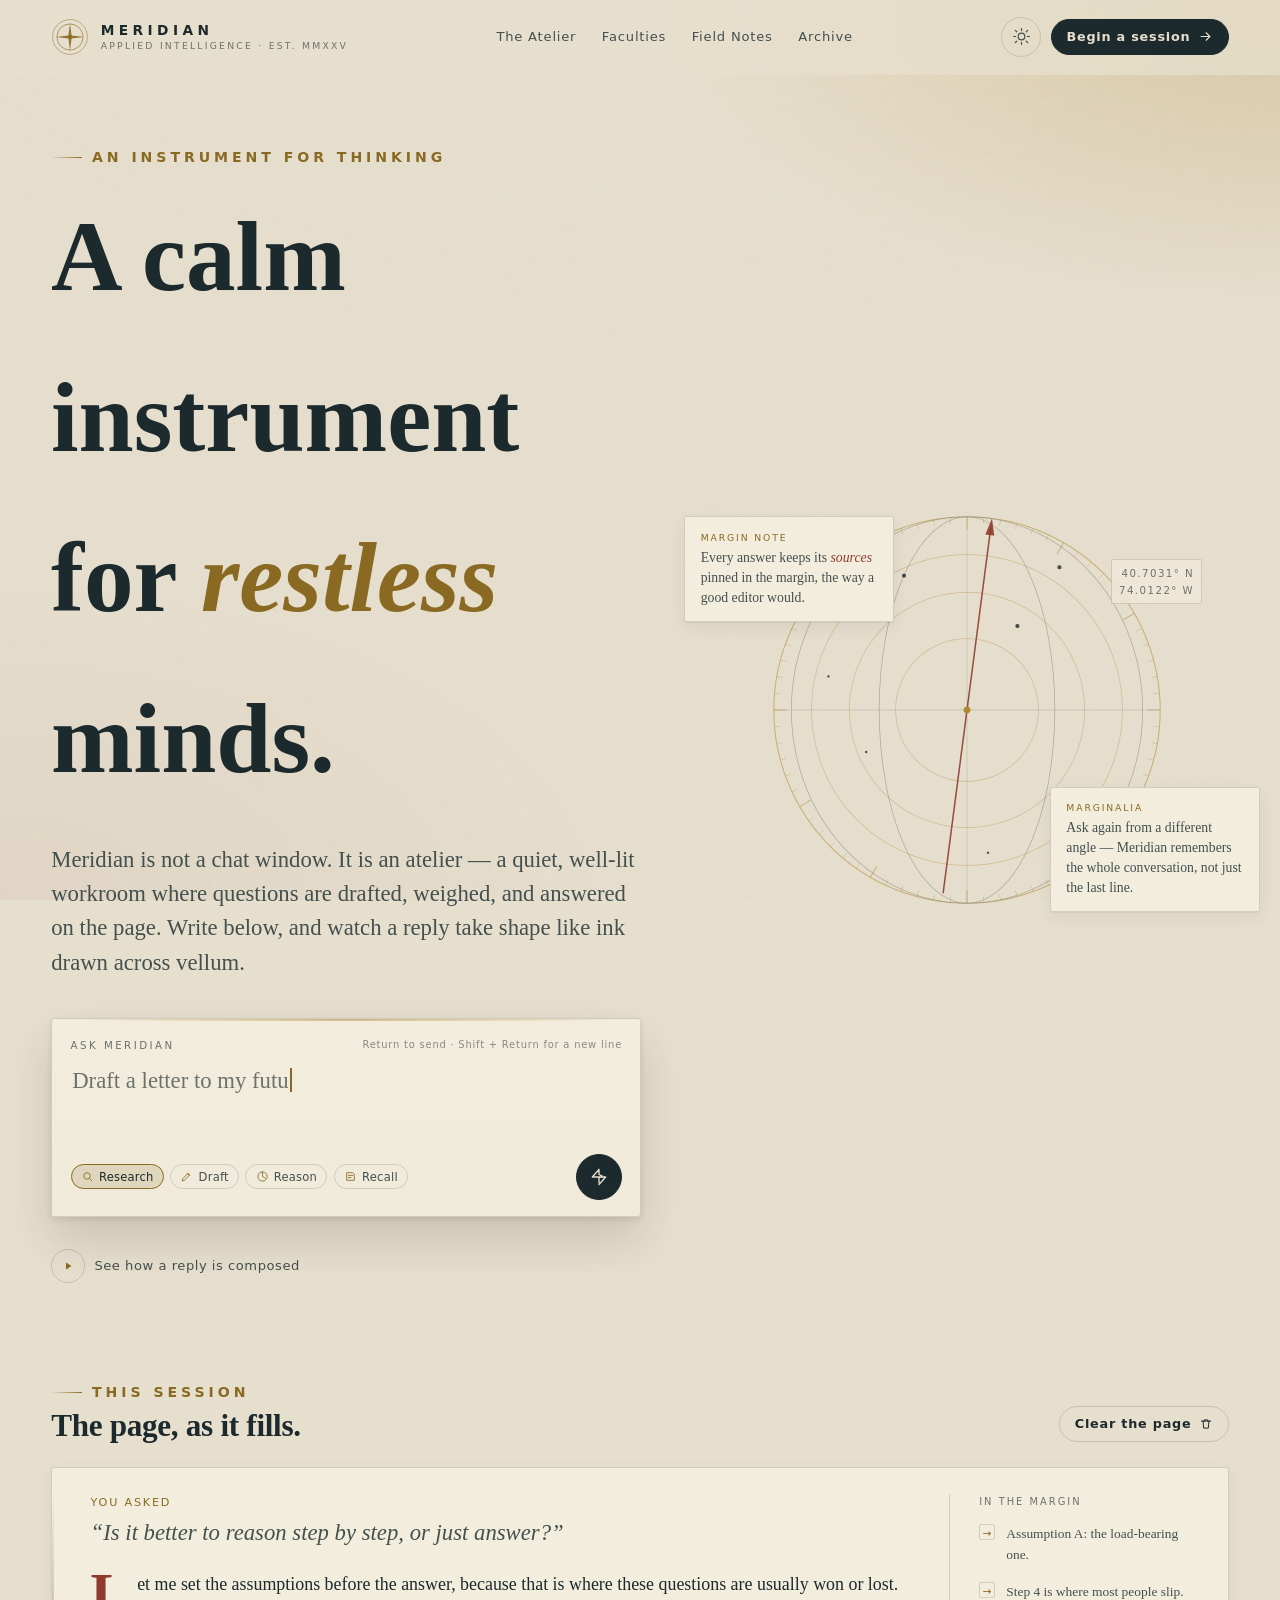
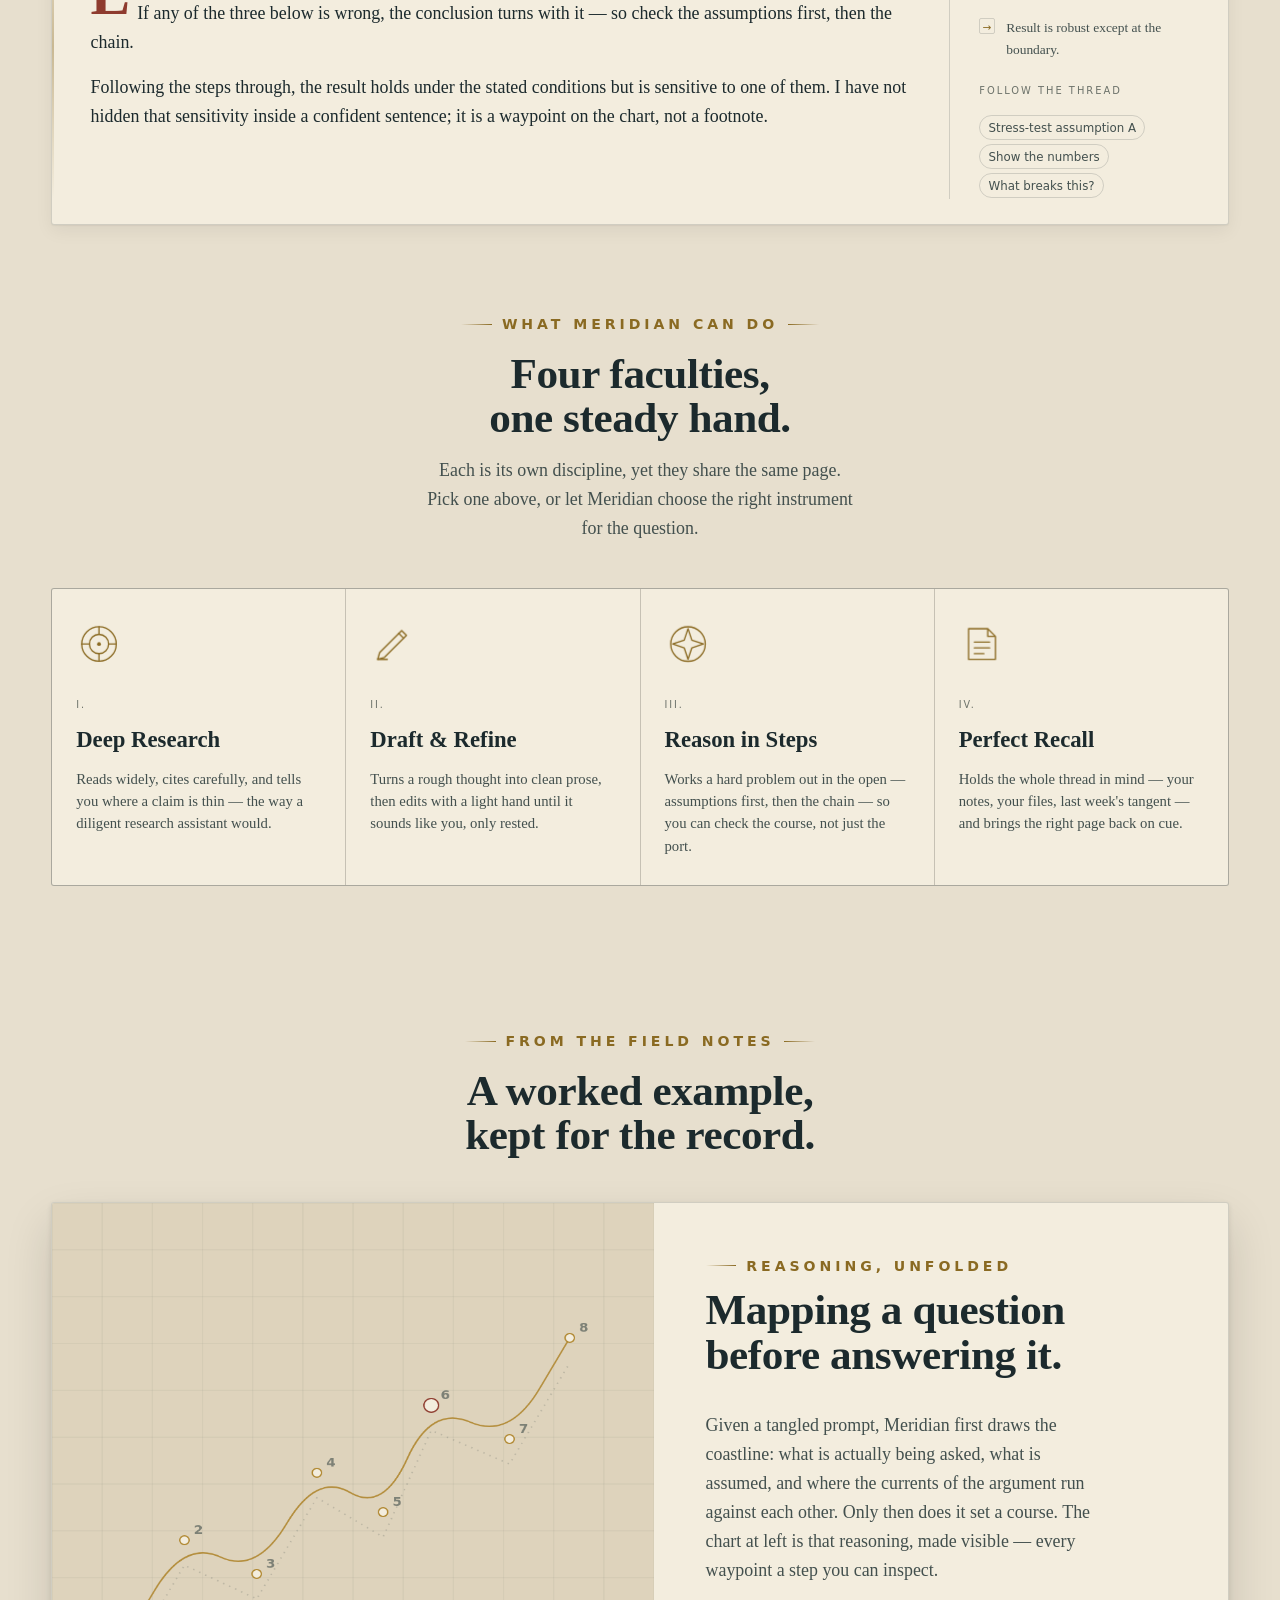
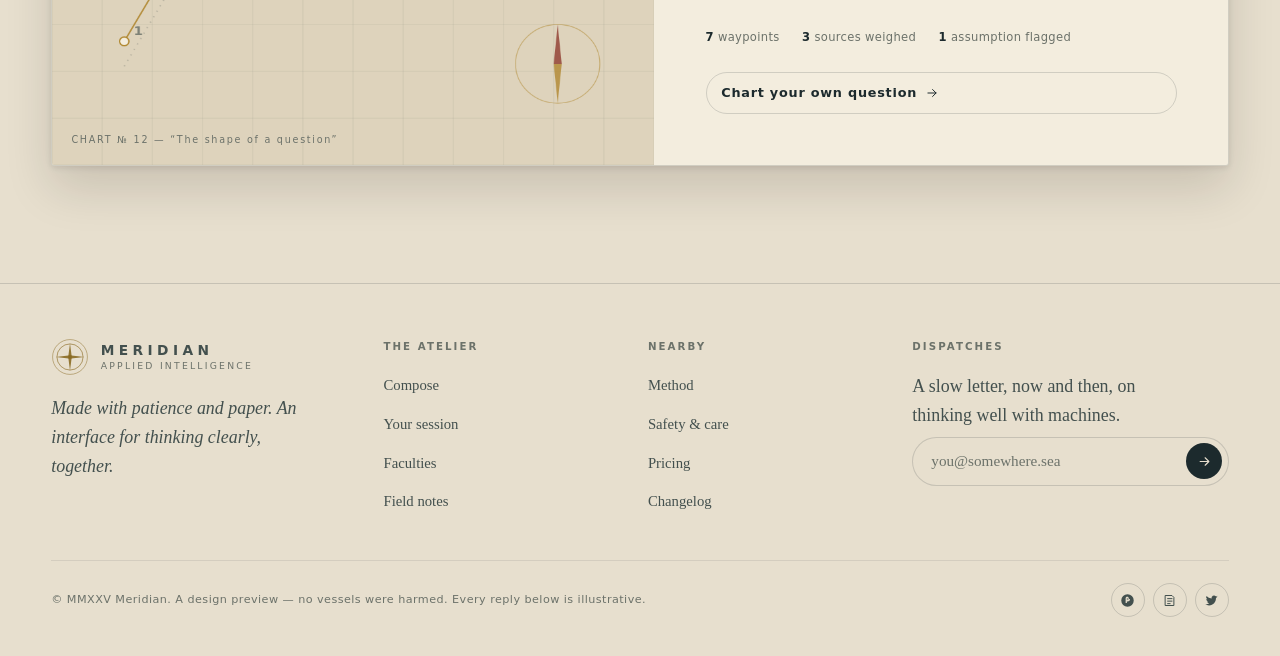
<file: index.html>
<!doctype html>
<html lang="en">
<head>
<meta charset="utf-8" />
<meta name="viewport" content="width=device-width, initial-scale=1" />
<title>Meridian — An Atelier of Applied Intelligence</title>
<meta name="description" content="Meridian is a calm, editorial instrument for thinking with AI — research, drafting, reasoning and recall, rendered like a page from an illuminated manuscript." />
<style>
/* ============================================================
   MERIDIAN — design tokens
   A vellum-and-brass reinterpretation of maritime editorial craft.
   ============================================================ */
:root{
  /* Day watch (light) */
  --paper:      #e7dfce;   /* page ground — cool vellum */
  --paper-2:    #f3edde;   /* leaf / card */
  --paper-3:    #ded3bc;   /* inset / deeper vellum */
  --ink:        #1c2a2d;   /* primary text — deep sea ink */
  --ink-soft:   #43504e;   /* secondary text */
  --ink-faint:  #6c726a;   /* captions / meta */
  --brass:      #8a6a22;   /* accent, legible on paper */
  --brass-lit:  #b0872f;   /* brighter brass for lines/glints */
  --madder:     #8e3b2e;   /* rubrication red — sparing */
  --line:       rgba(28,42,45,.16);
  --line-soft:  rgba(28,42,45,.09);
  --edge:       rgba(20,14,4,.10);
  --shadow-1:   0 1px 2px rgba(20,14,4,.06), 0 6px 18px rgba(20,14,4,.06);
  --shadow-2:   0 2px 6px rgba(20,14,4,.10), 0 22px 48px rgba(20,14,4,.14);
  --glow:       rgba(176,135,47,.28);
  --noise-op:   .05;
  --scheme:     light;

  --serif: "Iowan Old Style","Palatino Linotype","Palatino","URW Palladio L","Book Antiqua",Georgia,"Times New Roman",serif;
  --sans:  ui-sans-serif,"Avenir Next","Segoe UI",system-ui,-apple-system,Helvetica,Arial,sans-serif;

  --measure: 66ch;
  --step--1: clamp(.82rem,.8rem + .1vw,.9rem);
  --step-0:  clamp(1.02rem,.98rem + .18vw,1.12rem);
  --step-1:  clamp(1.2rem,1.1rem + .4vw,1.42rem);
  --step-2:  clamp(1.5rem,1.32rem + .8vw,1.95rem);
  --step-3:  clamp(1.9rem,1.6rem + 1.4vw,2.7rem);
  --step-4:  clamp(2.6rem,2rem + 3vw,4.4rem);
  --step-5:  clamp(3.3rem,2.3rem + 5vw,6.2rem);

  --rr: 3px; /* corners stay crisp & editorial, not pillowy */
}
@media (prefers-color-scheme: dark){
  :root{
    --paper:     #0f191b;
    --paper-2:   #16242600;
    --paper-2:   #172527;
    --paper-3:   #0b1315;
    --ink:       #e9e0cc;
    --ink-soft:  #bcc2b6;
    --ink-faint: #8b9188;
    --brass:     #cba24b;
    --brass-lit: #e2c072;
    --madder:    #cf6a54;
    --line:      rgba(233,224,204,.15);
    --line-soft: rgba(233,224,204,.08);
    --edge:      rgba(0,0,0,.5);
    --shadow-1:  0 1px 2px rgba(0,0,0,.4), 0 8px 22px rgba(0,0,0,.4);
    --shadow-2:  0 2px 8px rgba(0,0,0,.5), 0 26px 60px rgba(0,0,0,.55);
    --glow:      rgba(226,192,114,.22);
    --noise-op:  .045;
    --scheme:    dark;
  }
}
:root[data-theme="dark"]{
  --paper:#0f191b; --paper-2:#172527; --paper-3:#0b1315;
  --ink:#e9e0cc; --ink-soft:#bcc2b6; --ink-faint:#8b9188;
  --brass:#cba24b; --brass-lit:#e2c072; --madder:#cf6a54;
  --line:rgba(233,224,204,.15); --line-soft:rgba(233,224,204,.08);
  --edge:rgba(0,0,0,.5);
  --shadow-1:0 1px 2px rgba(0,0,0,.4),0 8px 22px rgba(0,0,0,.4);
  --shadow-2:0 2px 8px rgba(0,0,0,.5),0 26px 60px rgba(0,0,0,.55);
  --glow:rgba(226,192,114,.22); --noise-op:.045; --scheme:dark;
}
:root[data-theme="light"]{
  --paper:#e7dfce; --paper-2:#f3edde; --paper-3:#ded3bc;
  --ink:#1c2a2d; --ink-soft:#43504e; --ink-faint:#6c726a;
  --brass:#8a6a22; --brass-lit:#b0872f; --madder:#8e3b2e;
  --line:rgba(28,42,45,.16); --line-soft:rgba(28,42,45,.09);
  --edge:rgba(20,14,4,.10);
  --shadow-1:0 1px 2px rgba(20,14,4,.06),0 6px 18px rgba(20,14,4,.06);
  --shadow-2:0 2px 6px rgba(20,14,4,.10),0 22px 48px rgba(20,14,4,.14);
  --glow:rgba(176,135,47,.28); --noise-op:.05; --scheme:light;
}

*,*::before,*::after{ box-sizing:border-box; }
html{ -webkit-text-size-adjust:100%; scroll-behavior:smooth; }
@media (prefers-reduced-motion: reduce){ html{ scroll-behavior:auto; } }
body{
  margin:0;
  font-family:var(--serif);
  font-size:var(--step-0);
  line-height:1.62;
  color:var(--ink);
  background:var(--paper);
  -webkit-font-smoothing:antialiased;
  text-rendering:optimizeLegibility;
  overflow-x:hidden;
  transition:background-color .6s ease, color .6s ease;
}
/* Paper grain + soft top light, painted behind everything */
body::before{
  content:""; position:fixed; inset:0; z-index:-2; pointer-events:none;
  background:
    radial-gradient(120% 80% at 50% -10%, rgba(255,247,225,.10), transparent 60%),
    radial-gradient(90% 60% at 100% 0%, var(--glow), transparent 55%),
    radial-gradient(80% 60% at 0% 100%, rgba(142,59,46,.05), transparent 60%);
  transition:opacity .6s ease;
}
body::after{
  content:""; position:fixed; inset:0; z-index:-1; pointer-events:none;
  opacity:var(--noise-op);
  background-image:url("data:image/svg+xml,%3Csvg xmlns='http://www.w3.org/2000/svg' width='220' height='220'%3E%3Cfilter id='n'%3E%3CfeTurbulence type='fractalNoise' baseFrequency='.9' numOctaves='2' stitchTiles='stitch'/%3E%3C/filter%3E%3Crect width='100%25' height='100%25' filter='url(%23n)'/%3E%3C/svg%3E");
}

img,svg,canvas{ max-width:100%; display:block; }
::selection{ background:rgba(142,59,46,.22); }

.shell{ width:min(1200px,92vw); margin-inline:auto; }

a{ color:inherit; text-decoration:none; }
:focus-visible{ outline:2px solid var(--brass-lit); outline-offset:3px; border-radius:2px; }

/* ---------- shared type helpers ---------- */
.eyebrow{
  font-family:var(--sans); font-size:var(--step--1); font-weight:600;
  letter-spacing:.28em; text-transform:uppercase; color:var(--brass);
  display:inline-flex; align-items:center; gap:.7em;
}
.eyebrow::before{ content:""; width:2.2em; height:1px; background:linear-gradient(90deg,transparent,var(--brass)); }
.eyebrow.center::after{ content:""; width:2.2em; height:1px; background:linear-gradient(90deg,var(--brass),transparent); }
.display{ font-family:var(--serif); font-weight:600; line-height:1.02; letter-spacing:-.01em; text-wrap:balance; margin:0; }
.lede{ color:var(--ink-soft); font-size:var(--step-1); line-height:1.5; max-width:52ch; }
em.q{ font-style:italic; color:var(--madder); }

.rule{ height:1px; border:0; background:linear-gradient(90deg,transparent,var(--line),transparent); margin:0; }

/* =========================================================
   MASTHEAD
   ========================================================= */
.masthead{
  position:sticky; top:0; z-index:60;
  backdrop-filter:saturate(1.1) blur(9px);
  background:color-mix(in srgb, var(--paper) 78%, transparent);
  border-bottom:1px solid transparent;
  transition:background-color .4s ease, border-color .4s ease, padding .4s ease;
}
.masthead.condensed{
  border-bottom-color:var(--line);
  background:color-mix(in srgb, var(--paper) 90%, transparent);
}
.masthead__in{ display:flex; align-items:center; justify-content:space-between; gap:1.5rem; padding:1.05rem 0; transition:padding .4s ease; }
.masthead.condensed .masthead__in{ padding:.62rem 0; }

.brand{ display:flex; align-items:center; gap:.72rem; }
.brand__mark{ width:38px; height:38px; flex:none; color:var(--brass); filter:drop-shadow(0 1px 0 rgba(255,255,255,.15)); }
.brand__mark .spin{ transform-origin:50% 50%; animation:rotate 60s linear infinite; }
.brand__txt{ display:flex; flex-direction:column; line-height:1; }
.brand__name{ font-family:var(--sans); font-weight:700; letter-spacing:.32em; text-transform:uppercase; font-size:.86rem; }
.brand__sub{ font-family:var(--sans); font-size:.58rem; letter-spacing:.24em; text-transform:uppercase; color:var(--ink-faint); margin-top:.34em; }

.nav{ display:flex; align-items:center; gap:1.6rem; }
.nav a{ font-family:var(--sans); font-size:.82rem; letter-spacing:.06em; color:var(--ink-soft); position:relative; padding:.2em 0; }
.nav a::after{ content:""; position:absolute; left:0; right:100%; bottom:-2px; height:1.5px; background:var(--brass); transition:right .35s cubic-bezier(.2,.8,.2,1); }
.nav a:hover{ color:var(--ink); }
.nav a:hover::after{ right:0; }
@media (max-width:860px){ .nav{ display:none; } }
@media (max-width:480px){ .brand__sub{ display:none; } }

.actions{ display:flex; align-items:center; gap:.6rem; }
.toggle{
  width:40px; height:40px; border-radius:50%; border:1px solid var(--line);
  background:transparent; color:var(--ink-soft); cursor:pointer;
  display:grid; place-items:center; transition:color .3s, border-color .3s, transform .5s cubic-bezier(.2,.8,.2,1), background-color .3s;
}
.toggle:hover{ color:var(--brass); border-color:var(--brass); transform:rotate(28deg); }
.toggle svg{ width:19px; height:19px; }
.toggle .moon{ display:none; } .toggle .sun{ display:block; }
:root[data-theme="dark"] .toggle .moon{ display:block; } :root[data-theme="dark"] .toggle .sun{ display:none; }
@media (prefers-color-scheme: dark){ :root:not([data-theme="light"]) .toggle .moon{ display:block; } :root:not([data-theme="light"]) .toggle .sun{ display:none; } }

.btn{
  font-family:var(--sans); font-size:.8rem; letter-spacing:.06em; font-weight:600;
  display:inline-flex; align-items:center; gap:.6em; cursor:pointer;
  padding:.72em 1.15em; border-radius:100px; border:1px solid var(--ink);
  background:var(--ink); color:var(--paper); transition:transform .3s cubic-bezier(.2,.8,.2,1), box-shadow .3s, background-color .3s, color .3s;
}
.btn:hover{ transform:translateY(-2px); box-shadow:var(--shadow-1); }
.btn .arw{ transition:transform .35s cubic-bezier(.2,.8,.2,1); }
.btn:hover .arw{ transform:translateX(4px); }
.btn--ghost{ background:transparent; color:var(--ink); border-color:var(--line); }
.btn--ghost:hover{ border-color:var(--brass); color:var(--brass); }
@media (max-width:520px){ .btn--begin span{ display:none; } .btn--begin{ padding:.72em; } }

/* =========================================================
   HERO
   ========================================================= */
.hero{ position:relative; padding:clamp(3rem,7vh,6rem) 0 clamp(2rem,5vh,4rem); }
.hero__grid{ display:grid; grid-template-columns:minmax(0,1.06fr) minmax(0,.94fr); gap:clamp(2rem,5vw,4.5rem); align-items:center; }
@media (max-width:940px){ .hero__grid{ grid-template-columns:1fr; } }

.hero h1{ font-size:var(--step-5); margin:.5rem 0 0; }
.hero h1 .li{ display:block; overflow:hidden; }
.hero h1 .li > span{ display:block; will-change:transform; }
.hero h1 .accent{ font-style:italic; color:var(--brass); }
.hero__lede{ margin-top:1.5rem; }
.hero__cta{ margin-top:2rem; display:flex; align-items:center; gap:1.2rem; flex-wrap:wrap; }
.playlink{ display:inline-flex; align-items:center; gap:.7em; font-family:var(--sans); font-size:.82rem; letter-spacing:.04em; color:var(--ink-soft); cursor:pointer; }
.playlink .ring{ width:34px; height:34px; border-radius:50%; border:1px solid var(--line); display:grid; place-items:center; color:var(--brass); transition:border-color .3s, transform .3s; }
.playlink:hover .ring{ border-color:var(--brass); transform:scale(1.06); }

/* ---- composer (the living centerpiece) ---- */
.composer{
  position:relative; margin-top:2.4rem;
  background:linear-gradient(180deg, var(--paper-2), color-mix(in srgb,var(--paper-2) 88%, var(--paper-3)));
  border:1px solid var(--line); border-radius:var(--rr);
  box-shadow:var(--shadow-2);
  padding:1.1rem 1.15rem 1rem;
  transition:transform .5s cubic-bezier(.2,.8,.2,1), box-shadow .5s, border-color .4s;
}
.composer::before{ /* torn brass hairline at top */
  content:""; position:absolute; left:1.1rem; right:1.1rem; top:0; height:2px;
  background:linear-gradient(90deg,transparent,var(--brass-lit),transparent); opacity:.5;
}
.composer.focus{ transform:translateY(-3px); box-shadow:0 8px 22px rgba(20,14,4,.14), 0 40px 80px rgba(20,14,4,.18); border-color:color-mix(in srgb,var(--brass) 45%, var(--line)); }
.composer__label{ display:flex; align-items:center; justify-content:space-between; margin-bottom:.5rem; }
.composer__label .l{ font-family:var(--sans); font-size:.64rem; letter-spacing:.24em; text-transform:uppercase; color:var(--ink-faint); }
.composer__label .k{ font-family:var(--sans); font-size:.62rem; letter-spacing:.08em; color:var(--ink-faint); opacity:.8; }
.composer__field{ position:relative; }
.composer__field textarea{
  width:100%; border:0; resize:none; background:transparent; color:var(--ink);
  font-family:var(--serif); font-size:var(--step-1); line-height:1.5; padding:.2rem .1rem .4rem;
  min-height:3.4em; outline:none;
}
.composer__ph{ position:absolute; left:.1rem; top:.2rem; right:0; font-size:var(--step-1); line-height:1.5; color:var(--ink-faint); pointer-events:none; }
.composer__ph .caret{ display:inline-block; width:2px; height:1.05em; background:var(--brass); vertical-align:-.16em; margin-left:1px; animation:blink 1.1s steps(1) infinite; }
.composer__foot{ display:flex; align-items:center; justify-content:space-between; gap:1rem; margin-top:.35rem; flex-wrap:wrap; }
.faculties-row{ display:flex; gap:.4rem; flex-wrap:wrap; }
.chip{
  font-family:var(--sans); font-size:.72rem; letter-spacing:.02em; color:var(--ink-soft);
  border:1px solid var(--line); background:transparent; border-radius:100px; padding:.4em .8em;
  cursor:pointer; display:inline-flex; align-items:center; gap:.45em; transition:all .25s ease;
}
.chip svg{ width:13px; height:13px; color:var(--brass); }
.chip:hover{ border-color:var(--brass); color:var(--ink); }
.chip[aria-pressed="true"]{ background:color-mix(in srgb,var(--brass) 16%, transparent); border-color:var(--brass); color:var(--ink); }
.send{
  width:46px; height:46px; border-radius:50%; flex:none; cursor:pointer;
  border:1px solid var(--ink); background:var(--ink); color:var(--paper);
  display:grid; place-items:center; transition:transform .35s cubic-bezier(.2,.8,.2,1), box-shadow .35s;
}
.send:hover{ transform:translateY(-2px) rotate(8deg); box-shadow:var(--shadow-1); }
.send:active{ transform:scale(.94); }
.send svg{ width:20px; height:20px; }
.send.thinking svg{ animation:rotate 1.4s linear infinite; }

/* ---- hero marginalia (right) ---- */
.marginalia{ position:relative; min-height:440px; display:grid; place-items:center; }
.astro-wrap{ position:relative; width:min(420px,84%); aspect-ratio:1; }
.astro-wrap canvas{ width:100%; height:100%; }
.astro-coord{
  position:absolute; right:-6%; top:14%; font-family:var(--sans); font-size:.64rem; letter-spacing:.14em;
  color:var(--ink-faint); text-align:right; border:1px solid var(--line); padding:.5em .7em; border-radius:2px;
  background:color-mix(in srgb,var(--paper-2) 60%, transparent); backdrop-filter:blur(3px);
}
.note{
  position:absolute; width:210px; background:var(--paper-2); border:1px solid var(--line);
  box-shadow:var(--shadow-1); padding:.85rem .95rem; border-radius:2px;
  font-size:.86rem; line-height:1.45; color:var(--ink-soft);
}
.note .note__tag{ font-family:var(--sans); font-size:.58rem; letter-spacing:.2em; text-transform:uppercase; color:var(--brass); display:block; margin-bottom:.35em; }
.note--a{ left:-4%; top:6%; transform:rotate(-4deg); }
.note--b{ right:-6%; bottom:4%; transform:rotate(3.5deg); }
.note .stamp{ color:var(--madder); font-style:italic; }
.float{ animation:bob 7s ease-in-out infinite; }
.float.b{ animation-duration:8.5s; animation-delay:-2s; }
@media (max-width:940px){ .marginalia{ min-height:380px; margin-top:1rem; } .note{ display:none; } }

/* =========================================================
   SESSION STREAM
   ========================================================= */
.session{ padding:clamp(2rem,5vh,3.5rem) 0 1rem; }
.session__head{ display:flex; align-items:flex-end; justify-content:space-between; gap:1rem; margin-bottom:1.6rem; flex-wrap:wrap; }
.session__head h2{ font-size:var(--step-2); margin:.4rem 0 0; }
.session__stream{ display:flex; flex-direction:column; gap:1.4rem; }

.leaf{
  position:relative; background:var(--paper-2); border:1px solid var(--line); border-radius:var(--rr);
  box-shadow:var(--shadow-1); padding:1.6rem clamp(1.2rem,3vw,2.4rem);
  display:grid; grid-template-columns:1fr minmax(0,15rem); gap:clamp(1rem,3vw,2.6rem);
}
@media (max-width:760px){ .leaf{ grid-template-columns:1fr; } }
.leaf::before{ content:""; position:absolute; left:0; top:1.6rem; bottom:1.6rem; width:2px; background:linear-gradient(180deg,transparent,var(--brass),transparent); opacity:.4; }
.leaf__ask{ font-family:var(--sans); font-size:.7rem; letter-spacing:.16em; text-transform:uppercase; color:var(--brass); margin-bottom:.2rem; }
.leaf__q{ font-style:italic; color:var(--ink-soft); font-size:var(--step-1); margin:0 0 1.1rem; }
.leaf__a{ font-size:var(--step-0); }
.leaf__a p{ margin:0 0 .9em; }
.leaf__a p:last-child{ margin-bottom:0; }
.dropcap::first-letter{
  font-family:var(--serif); float:left; font-size:3.3em; line-height:.72; padding:.06em .12em 0 0;
  color:var(--madder); font-weight:600;
}
.leaf__aside{ border-left:1px solid var(--line); padding-left:clamp(1rem,3vw,1.8rem); }
@media (max-width:760px){ .leaf__aside{ border-left:0; padding-left:0; border-top:1px solid var(--line); padding-top:1.1rem; } }
.aside__h{ font-family:var(--sans); font-size:.62rem; letter-spacing:.2em; text-transform:uppercase; color:var(--ink-faint); margin-bottom:.8rem; }
.src{ display:flex; gap:.7rem; align-items:flex-start; margin-bottom:.9rem; font-size:.84rem; color:var(--ink-soft); }
.src .n{ font-family:var(--sans); font-size:.66rem; color:var(--brass); border:1px solid var(--line); border-radius:2px; width:1.5em; height:1.5em; display:grid; place-items:center; flex:none; margin-top:.15em; }
.src a{ color:var(--ink); border-bottom:1px solid var(--line); }
.src a:hover{ border-color:var(--brass); }
.thread{ display:inline-flex; align-items:center; gap:.4em; font-family:var(--sans); font-size:.74rem; color:var(--ink-soft); background:transparent; border:1px solid var(--line); border-radius:100px; padding:.35em .7em; margin:.2em .3em 0 0; transition:all .25s; cursor:pointer; }
.thread:hover{ border-color:var(--brass); color:var(--ink); }

/* thinking indicator */
.thinking-leaf{ display:flex; align-items:center; gap:1rem; color:var(--ink-faint); font-family:var(--sans); font-size:.8rem; letter-spacing:.04em; }
.sonar{ width:26px; height:26px; position:relative; flex:none; }
.sonar span{ position:absolute; inset:0; border:1.5px solid var(--brass); border-radius:50%; opacity:0; animation:sonar 1.8s ease-out infinite; }
.sonar span:nth-child(2){ animation-delay:.6s; } .sonar span:nth-child(3){ animation-delay:1.2s; }

/* reveal animation for typeset lines */
.rise{ opacity:0; transform:translateY(10px); }
.rise.in{ opacity:1; transform:none; transition:opacity .7s ease, transform .7s cubic-bezier(.2,.8,.2,1); }

/* =========================================================
   FACULTIES
   ========================================================= */
.section{ padding:clamp(3.5rem,8vh,6rem) 0; }
.section__head{ text-align:center; display:flex; flex-direction:column; align-items:center; gap:1rem; margin-bottom:clamp(2rem,5vh,3.4rem); }
.section__head h2{ font-size:var(--step-3); margin:0; max-width:20ch; }
.section__head p{ color:var(--ink-soft); max-width:48ch; margin:0; }

.faculties{ display:grid; grid-template-columns:repeat(4,1fr); gap:1px; background:var(--line); border:1px solid var(--line); border-radius:var(--rr); overflow:hidden; }
@media (max-width:900px){ .faculties{ grid-template-columns:repeat(2,1fr); } }
@media (max-width:520px){ .faculties{ grid-template-columns:1fr; } }
.fac{
  background:var(--paper-2); padding:2rem 1.5rem 1.8rem; position:relative;
  transition:background-color .4s ease, transform .4s cubic-bezier(.2,.8,.2,1);
  transform-style:preserve-3d;
}
.fac:hover{ background:color-mix(in srgb,var(--paper-2) 82%, var(--brass)); }
.fac__ico{ width:46px; height:46px; color:var(--brass); margin-bottom:1.3rem; transition:transform .5s cubic-bezier(.2,.8,.2,1); }
.fac:hover .fac__ico{ transform:translateY(-3px) rotate(-6deg); }
.fac__n{ font-family:var(--sans); font-size:.6rem; letter-spacing:.2em; color:var(--ink-faint); }
.fac h3{ font-size:var(--step-1); margin:.3rem 0 .6rem; font-weight:600; }
.fac p{ color:var(--ink-soft); font-size:.92rem; line-height:1.5; margin:0; }
.fac::after{ content:""; position:absolute; left:1.5rem; bottom:1.1rem; width:0; height:1px; background:var(--brass); transition:width .5s cubic-bezier(.2,.8,.2,1); }
.fac:hover::after{ width:2.2rem; }

/* =========================================================
   FIELD NOTE (long-form showcase)
   ========================================================= */
.fieldnote{ position:relative; }
.fieldnote__inner{
  display:grid; grid-template-columns:1.05fr 1fr; gap:0; align-items:stretch;
  background:var(--paper-2); border:1px solid var(--line); border-radius:var(--rr); overflow:hidden; box-shadow:var(--shadow-2);
}
@media (max-width:820px){ .fieldnote__inner{ grid-template-columns:1fr; } }
.fieldnote__chart{ position:relative; min-height:420px; background:var(--paper-3); }
.fieldnote__chart canvas{ position:absolute; inset:0; width:100%; height:100%; }
.fieldnote__chart .coord2{ position:absolute; left:1.2rem; bottom:1.1rem; font-family:var(--sans); font-size:.6rem; letter-spacing:.18em; color:var(--ink-faint); }
.fieldnote__body{ padding:clamp(2rem,4vw,3.4rem); display:flex; flex-direction:column; justify-content:center; }
.fieldnote__body h2{ font-size:var(--step-3); margin:.7rem 0 1rem; }
.fieldnote__body .excerpt{ color:var(--ink-soft); max-width:44ch; }
.fieldnote__meta{ display:flex; gap:1.4rem; margin:1.6rem 0; font-family:var(--sans); font-size:.72rem; letter-spacing:.03em; color:var(--ink-faint); flex-wrap:wrap; }
.fieldnote__meta span b{ color:var(--ink); font-weight:600; }

/* =========================================================
   COLOPHON / FOOTER
   ========================================================= */
.colophon{ padding:clamp(3rem,6vh,5rem) 0 2.4rem; border-top:1px solid var(--line); margin-top:clamp(2rem,5vh,4rem); }
.colophon__top{ display:grid; grid-template-columns:1.3fr 1fr 1fr 1.4fr; gap:2.4rem; }
@media (max-width:820px){ .colophon__top{ grid-template-columns:1fr 1fr; gap:2rem; } }
@media (max-width:520px){ .colophon__top{ grid-template-columns:1fr; } }
.colophon .brand{ margin-bottom:1rem; }
.colophon p.motto{ color:var(--ink-soft); max-width:30ch; font-style:italic; }
.col h4{ font-family:var(--sans); font-size:.64rem; letter-spacing:.2em; text-transform:uppercase; color:var(--ink-faint); margin:0 0 1rem; }
.col ul{ list-style:none; margin:0; padding:0; display:flex; flex-direction:column; gap:.6rem; }
.col a{ color:var(--ink-soft); font-size:.92rem; position:relative; }
.col a:hover{ color:var(--brass); }
.dispatch{ display:flex; align-items:center; gap:.5rem; border:1px solid var(--line); border-radius:100px; padding:.35rem .35rem .35rem 1rem; background:var(--paper); margin-top:.4rem; max-width:320px; }
.dispatch input{ border:0; background:transparent; color:var(--ink); font-family:var(--serif); font-size:.95rem; flex:1; outline:none; min-width:0; }
.dispatch input::placeholder{ color:var(--ink-faint); }
.dispatch button{ flex:none; width:36px; height:36px; border-radius:50%; border:0; background:var(--ink); color:var(--paper); cursor:pointer; display:grid; place-items:center; transition:transform .3s; }
.dispatch button:hover{ transform:translateX(2px); }
.colophon__bottom{ display:flex; align-items:center; justify-content:space-between; gap:1rem; margin-top:2.8rem; padding-top:1.4rem; border-top:1px solid var(--line-soft); flex-wrap:wrap; }
.colophon__bottom small{ font-family:var(--sans); font-size:.7rem; letter-spacing:.04em; color:var(--ink-faint); }
.social{ display:flex; gap:.5rem; }
.social a{ width:34px; height:34px; border:1px solid var(--line); border-radius:50%; display:grid; place-items:center; color:var(--ink-soft); transition:all .3s; }
.social a:hover{ color:var(--brass); border-color:var(--brass); transform:translateY(-2px); }
.social svg{ width:15px; height:15px; }

/* =========================================================
   reveal-on-scroll
   ========================================================= */
[data-reveal]{ opacity:0; transform:translateY(22px); }
[data-reveal].seen{ opacity:1; transform:none; transition:opacity .9s ease, transform .9s cubic-bezier(.2,.8,.2,1); }
[data-reveal][data-d="1"].seen{ transition-delay:.08s; }
[data-reveal][data-d="2"].seen{ transition-delay:.16s; }
[data-reveal][data-d="3"].seen{ transition-delay:.24s; }
[data-reveal][data-d="4"].seen{ transition-delay:.32s; }

/* =========================================================
   keyframes
   ========================================================= */
@keyframes rotate{ to{ transform:rotate(360deg); } }
@keyframes blink{ 50%{ opacity:0; } }
@keyframes bob{ 0%,100%{ transform:translateY(0) rotate(var(--r,0)); } 50%{ transform:translateY(-10px) rotate(var(--r,0)); } }
@keyframes sonar{ 0%{ transform:scale(.2); opacity:.9; } 100%{ transform:scale(1); opacity:0; } }

@media (prefers-reduced-motion: reduce){
  *{ animation-duration:.001ms !important; animation-iteration-count:1 !important; transition-duration:.001ms !important; scroll-behavior:auto !important; }
  [data-reveal]{ opacity:1; transform:none; }
  .rise{ opacity:1; transform:none; }
}
</style>
</head>
<body>

<!-- ===================== MASTHEAD ===================== -->
<header class="masthead" id="masthead">
  <div class="shell masthead__in">
    <a class="brand" href="#top" aria-label="Meridian, home">
      <svg class="brand__mark" viewBox="0 0 48 48" fill="none" aria-hidden="true">
        <circle cx="24" cy="24" r="22" stroke="currentColor" stroke-width="1.2" opacity=".5"/>
        <g class="spin">
          <circle cx="24" cy="24" r="16.5" stroke="currentColor" stroke-width="1" opacity=".8"/>
          <path d="M24 6.5 L26 22 L42 24 L26 26 L24 41.5 L22 26 L6 24 L22 22 Z" fill="currentColor" opacity=".9"/>
        </g>
        <circle cx="24" cy="24" r="2.4" fill="currentColor"/>
      </svg>
      <span class="brand__txt">
        <span class="brand__name">Meridian</span>
        <span class="brand__sub">Applied Intelligence · Est. MMXXV</span>
      </span>
    </a>

    <nav class="nav" aria-label="Primary">
      <a href="#atelier">The Atelier</a>
      <a href="#faculties">Faculties</a>
      <a href="#fieldnote">Field Notes</a>
      <a href="#colophon">Archive</a>
    </nav>

    <div class="actions">
      <button class="toggle" id="themeToggle" type="button" aria-label="Switch between day and night watch">
        <svg class="sun" viewBox="0 0 24 24" fill="none" stroke="currentColor" stroke-width="1.5" aria-hidden="true"><circle cx="12" cy="12" r="4.2"/><path d="M12 2v2.5M12 19.5V22M4.2 4.2l1.8 1.8M18 18l1.8 1.8M2 12h2.5M19.5 12H22M4.2 19.8 6 18M18 6l1.8-1.8" stroke-linecap="round"/></svg>
        <svg class="moon" viewBox="0 0 24 24" fill="none" stroke="currentColor" stroke-width="1.5" aria-hidden="true"><path d="M20 14.5A8.2 8.2 0 0 1 9.5 4a8.2 8.2 0 1 0 10.5 10.5Z" stroke-linejoin="round"/></svg>
      </button>
      <button class="btn btn--begin" type="button" data-focus-composer>
        <span>Begin a session</span>
        <svg class="arw" width="15" height="15" viewBox="0 0 24 24" fill="none" stroke="currentColor" stroke-width="1.7" aria-hidden="true"><path d="M5 12h14M13 6l6 6-6 6" stroke-linecap="round" stroke-linejoin="round"/></svg>
      </button>
    </div>
  </div>
</header>

<a id="top"></a>

<main>
  <!-- ===================== HERO / ATELIER ===================== -->
  <section class="hero shell" id="atelier">
    <div class="hero__grid">
      <div class="hero__col">
        <span class="eyebrow" data-reveal>An instrument for thinking</span>
        <h1 aria-label="A calm instrument for restless minds.">
          <span class="li" data-reveal data-d="1"><span>A calm instrument</span></span>
          <span class="li" data-reveal data-d="2"><span>for <span class="accent">restless</span> minds.</span></span>
        </h1>
        <p class="lede hero__lede" data-reveal data-d="3">
          Meridian is not a chat window. It is an atelier — a quiet, well-lit
          workroom where questions are drafted, weighed, and answered on the page.
          Write below, and watch a reply take shape like ink drawn across vellum.
        </p>

        <!-- LIVING COMPOSER -->
        <form class="composer" id="composer" data-reveal data-d="4" autocomplete="off">
          <div class="composer__label">
            <span class="l">Ask Meridian</span>
            <span class="k">Return to send · Shift + Return for a new line</span>
          </div>
          <div class="composer__field">
            <div class="composer__ph" id="ph" aria-hidden="true"></div>
            <textarea id="prompt" rows="2" aria-label="Ask Meridian anything"></textarea>
          </div>
          <div class="composer__foot">
            <div class="faculties-row" role="group" aria-label="Choose a faculty">
              <button type="button" class="chip" data-faculty="research" aria-pressed="true">
                <svg viewBox="0 0 24 24" fill="none" stroke="currentColor" stroke-width="1.6" aria-hidden="true"><circle cx="11" cy="11" r="6"/><path d="M20 20l-4.3-4.3" stroke-linecap="round"/></svg>Research</button>
              <button type="button" class="chip" data-faculty="draft" aria-pressed="false">
                <svg viewBox="0 0 24 24" fill="none" stroke="currentColor" stroke-width="1.6" aria-hidden="true"><path d="M4 20l4-1 10-10-3-3L5 16l-1 4Z" stroke-linejoin="round"/><path d="M14 7l3 3" stroke-linecap="round"/></svg>Draft</button>
              <button type="button" class="chip" data-faculty="reason" aria-pressed="false">
                <svg viewBox="0 0 24 24" fill="none" stroke="currentColor" stroke-width="1.6" aria-hidden="true"><circle cx="12" cy="12" r="8.5"/><path d="M12 4v8l5 3" stroke-linecap="round"/></svg>Reason</button>
              <button type="button" class="chip" data-faculty="recall" aria-pressed="false">
                <svg viewBox="0 0 24 24" fill="none" stroke="currentColor" stroke-width="1.6" aria-hidden="true"><path d="M5 5h11l3 3v11H5z" stroke-linejoin="round"/><path d="M8 10h8M8 14h5" stroke-linecap="round"/></svg>Recall</button>
            </div>
            <button class="send" id="send" type="submit" aria-label="Send to Meridian">
              <svg viewBox="0 0 24 24" fill="none" stroke="currentColor" stroke-width="1.6" aria-hidden="true"><path d="M12 3v6l4 2-4 2v6M12 3 4 12h8M12 21l8-9h-8" stroke-linejoin="round" stroke-linecap="round"/></svg>
            </button>
          </div>
        </form>

        <div class="hero__cta" data-reveal data-d="4">
          <span class="playlink" data-focus-composer>
            <span class="ring"><svg width="12" height="12" viewBox="0 0 24 24" fill="currentColor" aria-hidden="true"><path d="M8 5v14l11-7z"/></svg></span>
            See how a reply is composed
          </span>
        </div>
      </div>

      <!-- MARGINALIA -->
      <div class="marginalia" aria-hidden="true">
        <div class="astro-wrap" data-parallax="0.03">
          <canvas id="astro" width="840" height="840"></canvas>
          <div class="astro-coord">40.7031° N<br>74.0122° W</div>
        </div>
        <aside class="note note--a float" data-parallax="0.06" style="--r:-4deg">
          <span class="note__tag">Margin note</span>
          Every answer keeps its <span class="stamp">sources</span> pinned in the margin, the way a good editor would.
        </aside>
        <aside class="note note--b float b" data-parallax="0.05" style="--r:3.5deg">
          <span class="note__tag">Marginalia</span>
          Ask again from a different angle — Meridian remembers the whole conversation, not just the last line.
        </aside>
      </div>
    </div>
  </section>

  <!-- ===================== SESSION STREAM ===================== -->
  <section class="session shell" id="session" aria-live="polite">
    <div class="session__head" data-reveal>
      <div>
        <span class="eyebrow">This session</span>
        <h2 class="display">The page, as it fills.</h2>
      </div>
      <button class="btn btn--ghost" type="button" id="clearSession">
        Clear the page
        <svg width="14" height="14" viewBox="0 0 24 24" fill="none" stroke="currentColor" stroke-width="1.7" aria-hidden="true"><path d="M4 7h16M9 7V5h6v2M7 7l1 12h8l1-12" stroke-linecap="round" stroke-linejoin="round"/></svg>
      </button>
    </div>
    <div class="session__stream" id="stream"><!-- leaves injected here --></div>
  </section>

  <!-- ===================== FACULTIES ===================== -->
  <section class="section shell" id="faculties">
    <div class="section__head" data-reveal>
      <span class="eyebrow center">What Meridian can do</span>
      <h2 class="display">Four faculties, one steady hand.</h2>
      <p>Each is its own discipline, yet they share the same page. Pick one above, or let Meridian choose the right instrument for the question.</p>
    </div>
    <div class="faculties" data-reveal>
      <article class="fac" data-tilt>
        <svg class="fac__ico" viewBox="0 0 48 48" fill="none" stroke="currentColor" stroke-width="1.4" aria-hidden="true"><circle cx="24" cy="24" r="18"/><circle cx="24" cy="24" r="10"/><path d="M24 6v8M24 34v8M6 24h8M34 24h8" stroke-linecap="round"/><circle cx="24" cy="24" r="2" fill="currentColor" stroke="none"/></svg>
        <span class="fac__n">I.</span>
        <h3>Deep Research</h3>
        <p>Reads widely, cites carefully, and tells you where a claim is thin — the way a diligent research assistant would.</p>
      </article>
      <article class="fac" data-tilt>
        <svg class="fac__ico" viewBox="0 0 48 48" fill="none" stroke="currentColor" stroke-width="1.4" aria-hidden="true"><path d="M8 40l7-2L38 15l-5-5L10 33l-2 7Z" stroke-linejoin="round"/><path d="M30 13l5 5" stroke-linecap="round"/><path d="M8 40h10" stroke-linecap="round"/></svg>
        <span class="fac__n">II.</span>
        <h3>Draft &amp; Refine</h3>
        <p>Turns a rough thought into clean prose, then edits with a light hand until it sounds like you, only rested.</p>
      </article>
      <article class="fac" data-tilt>
        <svg class="fac__ico" viewBox="0 0 48 48" fill="none" stroke="currentColor" stroke-width="1.4" aria-hidden="true"><circle cx="24" cy="24" r="18"/><path d="M24 8l4 12 12 4-12 4-4 12-4-12-12-4 12-4z" stroke-linejoin="round"/></svg>
        <span class="fac__n">III.</span>
        <h3>Reason in Steps</h3>
        <p>Works a hard problem out in the open — assumptions first, then the chain — so you can check the course, not just the port.</p>
      </article>
      <article class="fac" data-tilt>
        <svg class="fac__ico" viewBox="0 0 48 48" fill="none" stroke="currentColor" stroke-width="1.4" aria-hidden="true"><path d="M10 8h20l8 8v24H10z" stroke-linejoin="round"/><path d="M30 8v8h8" stroke-linejoin="round"/><path d="M16 22h16M16 28h16M16 34h10" stroke-linecap="round"/></svg>
        <span class="fac__n">IV.</span>
        <h3>Perfect Recall</h3>
        <p>Holds the whole thread in mind — your notes, your files, last week's tangent — and brings the right page back on cue.</p>
      </article>
    </div>
  </section>

  <!-- ===================== FIELD NOTE ===================== -->
  <section class="section shell" id="fieldnote">
    <div class="section__head" data-reveal>
      <span class="eyebrow center">From the field notes</span>
      <h2 class="display">A worked example, kept for the record.</h2>
    </div>
    <div class="fieldnote" data-reveal>
      <div class="fieldnote__inner">
        <div class="fieldnote__chart">
          <canvas id="chart" width="900" height="900"></canvas>
          <span class="coord2">CHART № 12 — “The shape of a question”</span>
        </div>
        <div class="fieldnote__body">
          <span class="eyebrow">Reasoning, unfolded</span>
          <h2 class="display">Mapping a question before answering it.</h2>
          <p class="excerpt">
            Given a tangled prompt, Meridian first draws the coastline: what is
            actually being asked, what is assumed, and where the currents of the
            argument run against each other. Only then does it set a course. The
            chart at left is that reasoning, made visible — every waypoint a step
            you can inspect.
          </p>
          <div class="fieldnote__meta">
            <span><b>7</b> waypoints</span>
            <span><b>3</b> sources weighed</span>
            <span><b>1</b> assumption flagged</span>
          </div>
          <a class="btn btn--ghost" href="#atelier" data-focus-composer>
            Chart your own question
            <svg class="arw" width="14" height="14" viewBox="0 0 24 24" fill="none" stroke="currentColor" stroke-width="1.7" aria-hidden="true"><path d="M5 12h14M13 6l6 6-6 6" stroke-linecap="round" stroke-linejoin="round"/></svg>
          </a>
        </div>
      </div>
    </div>
  </section>
</main>

<!-- ===================== COLOPHON ===================== -->
<footer class="colophon" id="colophon">
  <div class="shell">
    <div class="colophon__top">
      <div class="col">
        <a class="brand" href="#top" aria-label="Meridian, home">
          <svg class="brand__mark" viewBox="0 0 48 48" fill="none" aria-hidden="true">
            <circle cx="24" cy="24" r="22" stroke="currentColor" stroke-width="1.2" opacity=".5"/>
            <circle cx="24" cy="24" r="16.5" stroke="currentColor" stroke-width="1" opacity=".8"/>
            <path d="M24 6.5 L26 22 L42 24 L26 26 L24 41.5 L22 26 L6 24 L22 22 Z" fill="currentColor" opacity=".9"/>
            <circle cx="24" cy="24" r="2.4" fill="currentColor"/>
          </svg>
          <span class="brand__txt"><span class="brand__name">Meridian</span><span class="brand__sub">Applied Intelligence</span></span>
        </a>
        <p class="motto">Made with patience and paper. An interface for thinking clearly, together.</p>
      </div>
      <div class="col">
        <h4>The Atelier</h4>
        <ul>
          <li><a href="#atelier">Compose</a></li>
          <li><a href="#session">Your session</a></li>
          <li><a href="#faculties">Faculties</a></li>
          <li><a href="#fieldnote">Field notes</a></li>
        </ul>
      </div>
      <div class="col">
        <h4>Nearby</h4>
        <ul>
          <li><a href="#">Method</a></li>
          <li><a href="#">Safety &amp; care</a></li>
          <li><a href="#">Pricing</a></li>
          <li><a href="#">Changelog</a></li>
        </ul>
      </div>
      <div class="col">
        <h4>Dispatches</h4>
        <p class="motto" style="font-style:normal;margin-bottom:.4rem">A slow letter, now and then, on thinking well with machines.</p>
        <form class="dispatch" id="dispatch">
          <input type="email" placeholder="you@somewhere.sea" aria-label="Your email" required />
          <button type="submit" aria-label="Subscribe to dispatches">
            <svg width="15" height="15" viewBox="0 0 24 24" fill="none" stroke="currentColor" stroke-width="1.7" aria-hidden="true"><path d="M5 12h14M13 6l6 6-6 6" stroke-linecap="round" stroke-linejoin="round"/></svg>
          </button>
        </form>
      </div>
    </div>
    <div class="colophon__bottom">
      <small>© MMXXV Meridian. A design preview — no vessels were harmed. Every reply below is illustrative.</small>
      <div class="social">
        <a href="#" aria-label="Meridian on the fediverse"><svg viewBox="0 0 24 24" fill="currentColor" aria-hidden="true"><path d="M12 2a10 10 0 1 0 0 20 10 10 0 0 0 0-20Zm4 7.5c0 3-1.9 4-4 4h-1v2.5H9V8.5c0-1.4 1-2.5 2.5-2.5S14 7.1 14 8.5V11h-2V8.6c0-.4-.2-.6-.5-.6s-.5.2-.5.6V11h1c1.3 0 2-.4 2-1.5V9.5Z"/></svg></a>
        <a href="#" aria-label="Meridian journal"><svg viewBox="0 0 24 24" fill="none" stroke="currentColor" stroke-width="1.6" aria-hidden="true"><path d="M5 4h11l3 3v13H5z" stroke-linejoin="round"/><path d="M9 9h7M9 13h7M9 17h4" stroke-linecap="round"/></svg></a>
        <a href="#" aria-label="Meridian on the birdsite"><svg viewBox="0 0 24 24" fill="currentColor" aria-hidden="true"><path d="M22 5.9c-.7.3-1.5.5-2.3.6.8-.5 1.4-1.3 1.7-2.2-.8.5-1.6.8-2.5 1a3.9 3.9 0 0 0-6.7 3.6A11 11 0 0 1 4 4.9a3.9 3.9 0 0 0 1.2 5.2c-.6 0-1.2-.2-1.7-.5v.1c0 1.9 1.3 3.5 3.1 3.8-.6.2-1.2.2-1.8.1a3.9 3.9 0 0 0 3.6 2.7A7.8 7.8 0 0 1 2 18a11 11 0 0 0 6 1.8c7.2 0 11.1-6 11.1-11.1v-.5c.8-.6 1.4-1.3 1.9-2.1Z"/></svg></a>
      </div>
    </div>
  </div>
</footer>

<script>
(function(){
  "use strict";
  var reduce = window.matchMedia && window.matchMedia("(prefers-reduced-motion: reduce)").matches;

  /* ---------- THEME ---------- */
  var root = document.documentElement, toggle = document.getElementById("themeToggle");
  try{ var saved = localStorage.getItem("meridian-theme"); if(saved) root.setAttribute("data-theme", saved); }catch(e){}
  toggle.addEventListener("click", function(){
    var cur = root.getAttribute("data-theme");
    if(!cur){ cur = window.matchMedia("(prefers-color-scheme: dark)").matches ? "dark" : "light"; }
    var next = cur === "dark" ? "light" : "dark";
    root.setAttribute("data-theme", next);
    try{ localStorage.setItem("meridian-theme", next); }catch(e){}
    drawAstro(); drawChart();
  });

  /* ---------- MASTHEAD condense ---------- */
  var mast = document.getElementById("masthead");
  var onScroll = function(){ mast.classList.toggle("condensed", window.scrollY > 24); };
  onScroll(); window.addEventListener("scroll", onScroll, {passive:true});

  /* ---------- REVEAL on scroll ---------- */
  var io = new IntersectionObserver(function(entries){
    entries.forEach(function(en){ if(en.isIntersecting){ en.target.classList.add("seen"); io.unobserve(en.target); } });
  }, {threshold:.14, rootMargin:"0px 0px -8% 0px"});
  document.querySelectorAll("[data-reveal]").forEach(function(el){ io.observe(el); });

  /* ---------- animated placeholder ---------- */
  var prompts = [
    "Draft a letter to my future self, in the second person…",
    "Explain quaternions as if they were a sea shanty…",
    "Find the weakest link in this argument…",
    "Summarise these three papers, then disagree with one…",
    "Plan a week of deep work around two meetings…"
  ];
  var ph = document.getElementById("ph"), promptEl = document.getElementById("prompt");
  var pi = 0, ci = 0, typing = true, phTimer;
  function tick(){
    if(reduce){ ph.textContent = prompts[0]; return; }
    var full = prompts[pi];
    if(typing){
      ci++; if(ci > full.length){ typing = false; phTimer = setTimeout(tick, 2200); return; }
    }else{
      ci--; if(ci < 0){ typing = true; pi = (pi+1)%prompts.length; ci = 0; }
    }
    ph.innerHTML = escapeHtml(full.slice(0, ci)) + '<span class="caret"></span>';
    phTimer = setTimeout(tick, typing ? 42 + Math.random()*38 : 22);
  }
  function showPh(){ if(!promptEl.value){ ph.style.display="block"; if(!phTimer) tick(); } }
  function hidePh(){ ph.style.display="none"; clearTimeout(phTimer); phTimer=null; }
  promptEl.addEventListener("input", function(){ this.value ? hidePh() : (this.style.display="block", tick()); adjustHeight(); });
  promptEl.value ? hidePh() : tick();

  function adjustHeight(){ promptEl.style.height="auto"; promptEl.style.height = Math.min(promptEl.scrollHeight, 220) + "px"; }

  /* composer focus state */
  var composer = document.getElementById("composer");
  promptEl.addEventListener("focus", function(){ composer.classList.add("focus"); hidePh(); });
  promptEl.addEventListener("blur", function(){ composer.classList.remove("focus"); if(!promptEl.value){ ph.style.display="block"; tick(); } });

  /* ---------- faculty chips ---------- */
  var faculty = "research";
  document.querySelectorAll(".chip").forEach(function(chip){
    chip.addEventListener("click", function(){
      document.querySelectorAll(".chip").forEach(function(c){ c.setAttribute("aria-pressed","false"); });
      chip.setAttribute("aria-pressed","true");
      faculty = chip.getAttribute("data-faculty");
    });
  });

  /* ---------- focus-composer triggers ---------- */
  document.querySelectorAll("[data-focus-composer]").forEach(function(el){
    el.addEventListener("click", function(e){
      e.preventDefault();
      document.getElementById("atelier").scrollIntoView({behavior: reduce ? "auto" : "smooth", block:"start"});
      setTimeout(function(){ promptEl.focus(); }, reduce ? 0 : 500);
    });
  });

  /* ---------- SESSION composing ---------- */
  var stream = document.getElementById("stream");
  var send = document.getElementById("send");

  var replies = {
    research: {
      title:"On the question you asked",
      body:[
        "Begin with what is settled: the literature broadly agrees on the shape of the problem, if not its resolution. I have leaned on three sources below, and marked where they part ways so you can judge for yourself.",
        "The honest answer is that one strand of evidence is thinner than it first appears — I have flagged it in the margin rather than smoothing it over. Where I am confident, I have said so plainly; where I am guessing, I have called it a guess."
      ],
      notes:[
        {n:"1", t:"Standard reference on the topic, 3rd ed. — the load-bearing citation."},
        {n:"2", t:"A dissenting paper worth reading against the grain."},
        {n:"3", t:"Primary data; small sample, treat with care."}
      ],
      threads:["Push back on source 2","Ask for the numbers","Shorten to one line"]
    },
    draft: {
      title:"A first draft, lightly edited",
      body:[
        "Here is a clean version of the thought you handed me — same spine, fewer detours. I kept your voice and cut the throat-clearing; the opening now says the thing instead of promising to.",
        "Two phrases I would still weigh: one is doing a lot of quiet work, the other is decorative. Say the word and I will tighten, lengthen, or change register — formal as a masthead, or loose as a postcard."
      ],
      notes:[
        {n:"◇", t:"Trimmed 40% without losing an argument."},
        {n:"◇", t:"Kept your cadence in the second paragraph."},
        {n:"◇", t:"One cliché retired; flag me if you liked it."}
      ],
      threads:["Make it warmer","Make it shorter","Give me three titles"]
    },
    reason: {
      title:"Working it out in the open",
      body:[
        "Let me set the assumptions before the answer, because that is where these questions are usually won or lost. If any of the three below is wrong, the conclusion turns with it — so check the assumptions first, then the chain.",
        "Following the steps through, the result holds under the stated conditions but is sensitive to one of them. I have not hidden that sensitivity inside a confident sentence; it is a waypoint on the chart, not a footnote."
      ],
      notes:[
        {n:"→", t:"Assumption A: the load-bearing one."},
        {n:"→", t:"Step 4 is where most people slip."},
        {n:"→", t:"Result is robust except at the boundary."}
      ],
      threads:["Stress-test assumption A","Show the numbers","What breaks this?"]
    },
    recall: {
      title:"Bringing the thread back",
      body:[
        "You raised a version of this last week, and set it down before we finished. I have pulled that page back to the top: here is what we concluded, what we left open, and the one file you said to revisit.",
        "Nothing here is lost between sessions. Ask me to connect it to today's question and I will lay the two side by side, so the older note earns its place instead of merely resurfacing."
      ],
      notes:[
        {n:"⌘", t:"From your session on the 2nd — the open thread."},
        {n:"⌘", t:"The file you bookmarked, page 12."},
        {n:"⌘", t:"An aside you made that turned out to matter."}
      ],
      threads:["Connect to today","Open the file","What did we conclude?"]
    }
  };

  function escapeHtml(s){ return s.replace(/[&<>"']/g, function(c){ return {"&":"&amp;","<":"&lt;",">":"&gt;",'"':"&quot;","'":"&#39;"}[c]; }); }

  function makeThinking(){
    var el = document.createElement("div");
    el.className = "leaf";
    el.innerHTML = '<div class="thinking-leaf"><span class="sonar"><span></span><span></span><span></span></span>Meridian is drawing the coastline of your question…</div>';
    return el;
  }

  function makeLeaf(question, data){
    var leaf = document.createElement("article");
    leaf.className = "leaf";
    var notes = data.notes.map(function(s){ return '<div class="src rise"><span class="n">'+s.n+'</span><span>'+escapeHtml(s.t)+'</span></div>'; }).join("");
    var threads = data.threads.map(function(t){ return '<button class="thread" type="button">'+escapeHtml(t)+'</button>'; }).join("");
    leaf.innerHTML =
      '<div class="leaf__main">' +
        '<div class="leaf__ask rise">You asked</div>' +
        '<p class="leaf__q rise">“'+escapeHtml(question)+'”</p>' +
        '<div class="leaf__a">' +
          '<p class="dropcap rise">'+escapeHtml(data.body[0])+'</p>' +
          '<p class="rise">'+escapeHtml(data.body[1])+'</p>' +
        '</div>' +
      '</div>' +
      '<aside class="leaf__aside">' +
        '<div class="aside__h rise">In the margin</div>' + notes +
        '<div class="aside__h rise" style="margin-top:1.4rem">Follow the thread</div>' +
        '<div class="rise">'+threads+'</div>' +
      '</aside>';
    // wire thread buttons
    leaf.querySelectorAll(".thread").forEach(function(b){
      b.addEventListener("click", function(){ promptEl.value = b.textContent; hidePh(); adjustHeight(); promptEl.focus(); });
    });
    return leaf;
  }

  function revealSequence(leaf){
    var rises = leaf.querySelectorAll(".rise");
    rises.forEach(function(el, i){
      if(reduce){ el.classList.add("in"); return; }
      setTimeout(function(){ el.classList.add("in"); }, 90 * i);
    });
  }

  function compose(question){
    var data = replies[faculty] || replies.research;
    var thinking = makeThinking();
    stream.prepend(thinking);
    if(!reduce){ thinking.scrollIntoView({behavior:"smooth", block:"center"}); }
    send.classList.add("thinking");
    var wait = reduce ? 200 : 1350;
    setTimeout(function(){
      var leaf = makeLeaf(question, data);
      stream.replaceChild(leaf, thinking);
      send.classList.remove("thinking");
      revealSequence(leaf);
    }, wait);
  }

  document.getElementById("composer").addEventListener("submit", function(e){
    e.preventDefault();
    var q = promptEl.value.trim() || (ph.textContent || prompts[0]).replace(/\s*$/,"");
    compose(q);
    promptEl.value = ""; adjustHeight(); hidePh();
  });
  promptEl.addEventListener("keydown", function(e){
    if(e.key === "Enter" && !e.shiftKey){ e.preventDefault(); document.getElementById("composer").requestSubmit(); }
  });

  document.getElementById("clearSession").addEventListener("click", function(){
    stream.innerHTML = ""; seedSession();
  });

  /* seed with one worked example so the page is never empty */
  function seedSession(){
    faculty = "reason";
    var leaf = makeLeaf("Is it better to reason step by step, or just answer?", replies.reason);
    stream.appendChild(leaf);
    faculty = "research";
    // reveal immediately (already on page)
    leaf.querySelectorAll(".rise").forEach(function(el){ el.classList.add("in"); });
  }
  seedSession();

  /* ---------- MOUSE PARALLAX ---------- */
  if(!reduce){
    var pxEls = document.querySelectorAll("[data-parallax]");
    var mx=0,my=0,cx=0,cy=0;
    window.addEventListener("mousemove", function(e){
      mx = (e.clientX/window.innerWidth - .5);
      my = (e.clientY/window.innerHeight - .5);
    });
    (function loop(){
      cx += (mx-cx)*.06; cy += (my-cy)*.06;
      pxEls.forEach(function(el){
        var f = parseFloat(el.getAttribute("data-parallax"))*100;
        el.style.transform = "translate3d("+(-cx*f).toFixed(2)+"px,"+(-cy*f).toFixed(2)+"px,0)";
      });
      requestAnimationFrame(loop);
    })();
  }

  /* ---------- card tilt ---------- */
  if(!reduce){
    document.querySelectorAll("[data-tilt]").forEach(function(card){
      card.addEventListener("mousemove", function(e){
        var r = card.getBoundingClientRect();
        var px = (e.clientX-r.left)/r.width - .5, py = (e.clientY-r.top)/r.height - .5;
        card.style.transform = "perspective(700px) rotateX("+(-py*4).toFixed(2)+"deg) rotateY("+(px*4).toFixed(2)+"deg) translateY(-2px)";
      });
      card.addEventListener("mouseleave", function(){ card.style.transform=""; });
    });
  }

  /* ---------- CANVAS: astrolabe ---------- */
  function css(v){ return getComputedStyle(document.body).getPropertyValue(v).trim(); }
  var astro = document.getElementById("astro");
  var astroAngle = 0;
  function drawAstro(){
    if(!astro) return;
    var ctx = astro.getContext("2d"), W=astro.width, H=astro.height, cx=W/2, cy=H/2;
    var brass = css("--brass-lit") || "#b0872f", ink = css("--ink"), faint = css("--ink-faint"), mad = css("--madder");
    ctx.clearRect(0,0,W,H);
    ctx.save(); ctx.translate(cx,cy);
    // outer degree ring
    ctx.strokeStyle = brass; ctx.globalAlpha=.55; ctx.lineWidth=2;
    ctx.beginPath(); ctx.arc(0,0,W*0.46,0,Math.PI*2); ctx.stroke();
    // tick marks
    ctx.globalAlpha=.5;
    for(var i=0;i<72;i++){
      var a=i/72*Math.PI*2, r1=W*0.46, r2=W*0.46-(i%6===0?26:12);
      ctx.lineWidth = i%6===0?2:1;
      ctx.beginPath(); ctx.moveTo(Math.cos(a)*r1, Math.sin(a)*r1); ctx.lineTo(Math.cos(a)*r2, Math.sin(a)*r2); ctx.stroke();
    }
    // inner rings
    ctx.globalAlpha=.4; ctx.lineWidth=1.4;
    [0.37,0.28,0.17].forEach(function(f){ ctx.beginPath(); ctx.arc(0,0,W*f,0,Math.PI*2); ctx.stroke(); });
    // graticule
    ctx.globalAlpha=.28; ctx.strokeStyle = faint;
    for(var g=-2;g<=2;g++){ ctx.beginPath(); ctx.ellipse(0,0,W*0.46*Math.abs(g)/2.2 || 1, W*0.46, 0, 0, Math.PI*2); if(g!==0) ctx.stroke(); }
    ctx.beginPath(); ctx.moveTo(-W*0.46,0); ctx.lineTo(W*0.46,0); ctx.stroke();
    ctx.beginPath(); ctx.moveTo(0,-W*0.46); ctx.lineTo(0,W*0.46); ctx.stroke();
    // scattered stars
    ctx.globalAlpha=.8; ctx.fillStyle = css("--scheme")==="dark" ? "#e9e0cc" : ink;
    var stars=[[.12,-.2],[-.24,.1],[.3,.22],[-.15,-.32],[.05,.34],[-.33,-.08],[.22,-.34]];
    stars.forEach(function(s,idx){ var sz=idx%3===0?4:2.4; ctx.beginPath(); ctx.arc(s[0]*W, s[1]*W, sz, 0, Math.PI*2); ctx.fill(); });
    // rotating alidade (pointer)
    ctx.rotate(astroAngle);
    ctx.strokeStyle = mad; ctx.globalAlpha=.9; ctx.lineWidth=3;
    ctx.beginPath(); ctx.moveTo(0,-W*0.44); ctx.lineTo(0,W*0.44); ctx.stroke();
    ctx.fillStyle = mad; ctx.beginPath(); ctx.moveTo(0,-W*0.46); ctx.lineTo(-9,-W*0.42); ctx.lineTo(9,-W*0.42); ctx.closePath(); ctx.fill();
    ctx.globalAlpha=1; ctx.fillStyle=brass; ctx.beginPath(); ctx.arc(0,0,7,0,Math.PI*2); ctx.fill();
    ctx.restore();
  }
  drawAstro();
  if(!reduce){ (function spin(){ astroAngle += 0.0016; drawAstro(); requestAnimationFrame(spin); })(); }

  /* ---------- CANVAS: field-note chart (a reasoning "coastline") ---------- */
  var chart = document.getElementById("chart");
  function drawChart(){
    if(!chart) return;
    var ctx = chart.getContext("2d"), W=chart.width, H=chart.height;
    var brass=css("--brass-lit")||"#b0872f", faint=css("--ink-faint"), ink=css("--ink"), mad=css("--madder");
    ctx.clearRect(0,0,W,H);
    // faint grid (a chart's graticule)
    ctx.strokeStyle=faint; ctx.globalAlpha=.14; ctx.lineWidth=1;
    for(var x=0;x<=W;x+=W/12){ ctx.beginPath(); ctx.moveTo(x,0); ctx.lineTo(x,H); ctx.stroke(); }
    for(var y=0;y<=H;y+=H/12){ ctx.beginPath(); ctx.moveTo(0,y); ctx.lineTo(W,y); ctx.stroke(); }
    // the "coastline" — a hand-drawn reasoning path with waypoints
    var pts=[[.12,.78],[.22,.6],[.34,.66],[.44,.48],[.55,.55],[.63,.36],[.76,.42],[.86,.24]];
    ctx.globalAlpha=.9; ctx.strokeStyle=brass; ctx.lineWidth=2.4; ctx.lineJoin="round";
    ctx.beginPath();
    pts.forEach(function(p,i){ var px=p[0]*W, py=p[1]*H; if(i===0) ctx.moveTo(px,py); else{
      var pp=pts[i-1]; var mx=(pp[0]+p[0])/2*W, my=(pp[1]+p[1])/2*H; ctx.quadraticCurveTo(pp[0]*W,pp[1]*H,mx,my);
    }});
    ctx.lineTo(pts[pts.length-1][0]*W, pts[pts.length-1][1]*H);
    ctx.stroke();
    // dotted "current" beneath
    ctx.globalAlpha=.3; ctx.setLineDash([2,8]); ctx.strokeStyle=faint;
    ctx.beginPath(); pts.forEach(function(p,i){ var px=p[0]*W, py=p[1]*H+40; i?ctx.lineTo(px,py):ctx.moveTo(px,py); }); ctx.stroke();
    ctx.setLineDash([]);
    // waypoints
    pts.forEach(function(p,i){
      var px=p[0]*W, py=p[1]*H;
      ctx.globalAlpha=1; ctx.fillStyle=css("--paper-2")||"#f3edde";
      ctx.beginPath(); ctx.arc(px,py,i===5?11:7,0,Math.PI*2); ctx.fill();
      ctx.lineWidth=2; ctx.strokeStyle = i===5?mad:brass; ctx.stroke();
      ctx.fillStyle=faint; ctx.font="600 20px ui-sans-serif,system-ui,sans-serif"; ctx.globalAlpha=.85;
      ctx.fillText(String(i+1), px+14, py-10);
    });
    // a compass rose corner mark
    ctx.globalAlpha=.5; ctx.strokeStyle=brass; ctx.lineWidth=1.4;
    var rx=W*0.84, ry=H*0.82, rr=W*0.07;
    ctx.beginPath(); ctx.arc(rx,ry,rr,0,Math.PI*2); ctx.stroke();
    ctx.fillStyle=mad; ctx.globalAlpha=.8;
    ctx.beginPath(); ctx.moveTo(rx,ry-rr); ctx.lineTo(rx-6,ry); ctx.lineTo(rx+6,ry); ctx.closePath(); ctx.fill();
    ctx.fillStyle=brass; ctx.beginPath(); ctx.moveTo(rx,ry+rr); ctx.lineTo(rx-6,ry); ctx.lineTo(rx+6,ry); ctx.closePath(); ctx.fill();
  }
  drawChart();
  var chartObserver = new IntersectionObserver(function(en){ if(en[0].isIntersecting){ drawChart(); } });
  if(chart) chartObserver.observe(chart);

  /* ---------- dispatch form (demo) ---------- */
  document.getElementById("dispatch").addEventListener("submit", function(e){
    e.preventDefault();
    var btn = this.querySelector("button"), input = this.querySelector("input");
    input.value=""; input.placeholder="Aboard. Watch the horizon.";
    btn.innerHTML='<svg width="15" height="15" viewBox="0 0 24 24" fill="none" stroke="currentColor" stroke-width="2"><path d="M5 13l4 4L19 7" stroke-linecap="round" stroke-linejoin="round"/></svg>';
  });

  /* redraw canvases on resize */
  var rt; window.addEventListener("resize", function(){ clearTimeout(rt); rt=setTimeout(function(){ drawAstro(); drawChart(); }, 150); });
})();
</script>
</body>
</html>
</file>
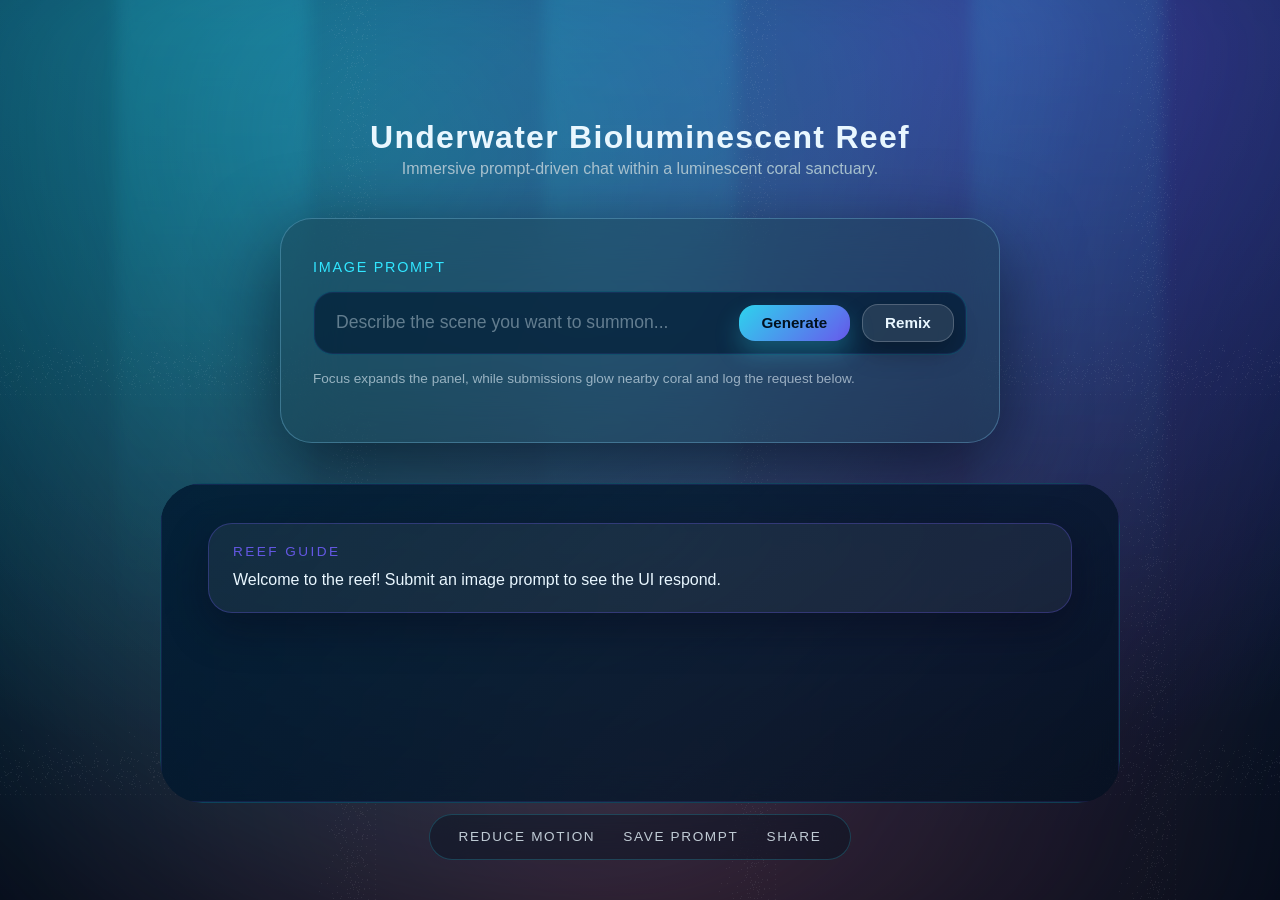
<file: demos/reef/index.html>
<!DOCTYPE html>
<html lang="en">
<head>
  <meta charset="UTF-8" />
  <meta name="viewport" content="width=device-width, initial-scale=1.0" />
  <title>Underwater Bioluminescent Reef – Concept Demo</title>
  <link rel="stylesheet" href="styles.css" />
</head>
<body>
  <div class="scene" aria-hidden="true">
    <div class="gradient-layer"></div>
    <div class="caustics-layer"></div>
    <div class="particle-layer" id="particle-layer"></div>
    <div class="light-beams">
      <span></span>
      <span></span>
      <span></span>
    </div>
  </div>

  <main class="hud" role="main">
    <header class="hud__header">
      <h1>Underwater Bioluminescent Reef</h1>
      <p class="hud__tagline">Immersive prompt-driven chat within a luminescent coral sanctuary.</p>
    </header>

    <section class="prompt-panel" aria-live="polite">
      <form class="prompt-form" id="prompt-form">
        <label class="prompt-form__label" for="prompt-input">Image prompt</label>
        <div class="prompt-form__field">
          <input
            id="prompt-input"
            name="prompt"
            type="text"
            placeholder="Describe the scene you want to summon..."
            autocomplete="off"
            required
            aria-describedby="prompt-help"
          />
          <button type="submit" class="primary-action">Generate</button>
          <button type="button" class="secondary-action" id="remix-button">Remix</button>
        </div>
        <p class="prompt-form__help" id="prompt-help">
          Focus expands the panel, while submissions glow nearby coral and log the request below.
        </p>
      </form>

      <ul class="prompt-history" id="prompt-history" aria-label="Prompt history"></ul>
    </section>

    <section class="chat-panel" aria-label="Chat transcript">
      <div class="chat-panel__glass"></div>
      <div class="chat-panel__content" id="chat-content">
        <article class="chat-message chat-message--system">
          <header>Reef Guide</header>
          <p>Welcome to the reef! Submit an image prompt to see the UI respond.</p>
        </article>
      </div>
    </section>
  </main>

  <footer class="hud__footer">
    <button type="button" class="control control--toggle" id="ambient-toggle" aria-pressed="false">
      Reduce Motion
    </button>
    <button type="button" class="control">Save Prompt</button>
    <button type="button" class="control">Share</button>
  </footer>

  <script src="script.js"></script>
</body>
</html>
</file>
<file: demos/reef/styles.css>
:root {
  color-scheme: dark;
  --bg-deep: #011a32;
  --bg-abyss: #000b18;
  --accent-cyan: #31e6ff;
  --accent-violet: #725fff;
  --accent-coral: #ff7ea8;
  --glass-bg: hsla(200, 50%, 20%, 0.45);
  --glass-border: hsla(200, 70%, 70%, 0.35);
  --glass-blur: 32px;
  --text-primary: #e9f7ff;
  --text-muted: #aac4d1;
  font-family: "Inter", "Segoe UI", sans-serif;
}

* {
  box-sizing: border-box;
}

body {
  margin: 0;
  min-height: 100vh;
  color: var(--text-primary);
  background: radial-gradient(circle at 20% -10%, rgba(49, 230, 255, 0.2), transparent 60%),
    radial-gradient(circle at 80% 0%, rgba(114, 95, 255, 0.25), transparent 55%),
    linear-gradient(180deg, var(--bg-deep) 0%, var(--bg-abyss) 100%);
  display: grid;
  place-items: center;
  overflow: hidden;
}

.scene {
  position: fixed;
  inset: 0;
  overflow: hidden;
  pointer-events: none;
  z-index: -2;
}

.gradient-layer {
  position: absolute;
  inset: -10%;
  background: radial-gradient(circle at 30% 20%, rgba(49, 230, 255, 0.4), transparent 60%),
    radial-gradient(circle at 70% 10%, rgba(114, 95, 255, 0.35), transparent 55%),
    radial-gradient(circle at 50% 80%, rgba(255, 126, 168, 0.25), transparent 65%);
  filter: blur(60px);
  opacity: 0.9;
  animation: drift 24s ease-in-out infinite;
}

.caustics-layer {
  position: absolute;
  inset: -5%;
  background-image: url('data:image/svg+xml,%3Csvg width="400" height="400" xmlns="http://www.w3.org/2000/svg" viewBox="0 0 400 400"%3E%3Cfilter id="n"%3E%3CfeTurbulence baseFrequency="0.6" numOctaves="3" seed="2"/%3E%3CfeDisplacementMap in="SourceGraphic" scale="80"/%3E%3C/filter%3E%3Crect width="400" height="400" filter="url(%23n)" fill="none" stroke="white" stroke-width="2" opacity="0.18"/%3E%3C/svg%3E');
  mix-blend-mode: screen;
  opacity: 0.35;
  animation: caustics 18s linear infinite;
}

.light-beams {
  position: absolute;
  inset: 0;
  display: flex;
  justify-content: space-around;
  opacity: 0.35;
}

.light-beams span {
  width: 15vw;
  min-width: 120px;
  height: 120vh;
  background: linear-gradient(180deg, rgba(49, 230, 255, 0.4), transparent 70%);
  filter: blur(8px);
  transform: translateY(-10%);
  animation: beam 14s ease-in-out infinite;
}

.light-beams span:nth-child(2) {
  animation-delay: -4s;
}

.light-beams span:nth-child(3) {
  animation-delay: -8s;
}

body.is-reduced-motion .gradient-layer,
body.is-reduced-motion .caustics-layer,
body.is-reduced-motion .light-beams span {
  animation-play-state: paused;
}

.particle-layer {
  position: absolute;
  inset: 0;
  overflow: hidden;
}

.particle {
  position: absolute;
  bottom: -10vh;
  width: 12px;
  height: 12px;
  border-radius: 50%;
  background: radial-gradient(circle, rgba(255, 255, 255, 0.8) 0%, rgba(49, 230, 255, 0.1) 70%);
  box-shadow: 0 0 15px rgba(49, 230, 255, 0.45);
  animation: rise var(--bubble-duration) linear infinite;
}

.particle::after {
  content: "";
  position: absolute;
  inset: 0;
  border-radius: inherit;
  background: rgba(49, 230, 255, 0.3);
  filter: blur(6px);
}

@keyframes rise {
  from {
    transform: translate3d(0, 0, 0) scale(var(--bubble-scale));
    opacity: 0;
  }
  10% {
    opacity: 0.6;
  }
  to {
    transform: translate3d(var(--bubble-drift), -110vh, 0) scale(calc(var(--bubble-scale) * 0.8));
    opacity: 0;
  }
}

@keyframes drift {
  0%,
  100% {
    transform: translate3d(-2%, 0, 0);
  }
  50% {
    transform: translate3d(2%, 1%, 0);
  }
}

@keyframes caustics {
  from {
    transform: translate3d(-10%, -10%, 0) scale(1.1);
  }
  to {
    transform: translate3d(10%, 10%, 0) scale(1.1);
  }
}

@keyframes beam {
  0%,
  100% {
    transform: translate(-10%, -10%) skewX(-4deg);
  }
  50% {
    transform: translate(10%, 0%) skewX(4deg);
  }
}

.hud {
  position: relative;
  z-index: 1;
  width: min(960px, 90vw);
  display: grid;
  gap: 2.5rem;
  justify-items: center;
  text-align: center;
}

.hud__header {
  max-width: 640px;
}

.hud__header h1 {
  margin-bottom: 0.25rem;
  font-weight: 600;
  letter-spacing: 0.04em;
}

.hud__tagline {
  margin: 0;
  color: var(--text-muted);
}

.prompt-panel {
  position: relative;
  width: min(720px, 100%);
  padding: 2.5rem 2rem 1.5rem;
  border-radius: 32px;
  background: var(--glass-bg);
  border: 1px solid var(--glass-border);
  backdrop-filter: blur(var(--glass-blur));
  box-shadow: 0 25px 80px rgba(0, 11, 24, 0.65);
  transition: transform 0.6s ease, box-shadow 0.6s ease;
}

.prompt-panel:focus-within {
  transform: translateY(-6px) scale(1.01);
  box-shadow: 0 32px 90px rgba(49, 230, 255, 0.35);
}

.prompt-form {
  display: grid;
  gap: 1rem;
}

.prompt-form__label {
  font-size: 0.9rem;
  text-transform: uppercase;
  letter-spacing: 0.12em;
  color: var(--accent-cyan);
  justify-self: start;
}

.prompt-form__field {
  display: grid;
  grid-template-columns: 1fr auto auto;
  gap: 0.75rem;
  align-items: center;
  background: rgba(1, 26, 50, 0.65);
  border-radius: 20px;
  padding: 0.75rem 0.75rem 0.75rem 1.25rem;
  border: 1px solid rgba(49, 230, 255, 0.2);
  box-shadow: inset 0 0 0 1px rgba(114, 95, 255, 0.1);
}

.prompt-form input {
  background: transparent;
  border: none;
  color: inherit;
  font-size: 1.1rem;
  outline: none;
  min-width: 0;
}

.prompt-form input::placeholder {
  color: rgba(233, 247, 255, 0.4);
}

.primary-action,
.secondary-action {
  font-size: 0.95rem;
  border-radius: 16px;
  padding: 0.6rem 1.4rem;
  border: none;
  cursor: pointer;
  font-weight: 600;
  transition: transform 0.2s ease, box-shadow 0.2s ease;
}

.primary-action {
  background: linear-gradient(135deg, rgba(49, 230, 255, 0.9), rgba(114, 95, 255, 0.9));
  color: #02111f;
  box-shadow: 0 12px 25px rgba(49, 230, 255, 0.25);
}

.secondary-action {
  background: rgba(255, 255, 255, 0.1);
  color: var(--text-primary);
  border: 1px solid rgba(255, 255, 255, 0.2);
  box-shadow: 0 12px 25px rgba(0, 0, 0, 0.25);
}

.primary-action:hover,
.secondary-action:hover {
  transform: translateY(-2px);
}

.primary-action:active,
.secondary-action:active {
  transform: translateY(0);
}

.prompt-form__help {
  margin: 0;
  font-size: 0.85rem;
  color: rgba(233, 247, 255, 0.6);
  text-align: left;
}

.prompt-history {
  margin: 2rem 0 0;
  padding: 0;
  list-style: none;
  display: flex;
  flex-wrap: wrap;
  gap: 0.75rem;
  justify-content: center;
}

.prompt-history__item {
  padding: 0.55rem 1.1rem;
  border-radius: 999px;
  background: rgba(49, 230, 255, 0.12);
  border: 1px solid rgba(49, 230, 255, 0.25);
  color: rgba(233, 247, 255, 0.85);
  font-size: 0.85rem;
  letter-spacing: 0.03em;
  display: inline-flex;
  align-items: center;
  gap: 0.35rem;
}

.prompt-history__item button {
  border: none;
  background: transparent;
  color: inherit;
  cursor: pointer;
  font-size: 0.75rem;
  padding: 0;
  opacity: 0.65;
}

.chat-panel {
  position: relative;
  width: min(960px, 90vw);
  min-height: 320px;
  border-radius: 42px;
  overflow: hidden;
}

.chat-panel__glass {
  position: absolute;
  inset: 0;
  background: linear-gradient(135deg, rgba(1, 26, 50, 0.85), rgba(1, 16, 32, 0.65));
  border: 1px solid rgba(49, 230, 255, 0.2);
  backdrop-filter: blur(18px);
  box-shadow: inset 0 0 0 1px rgba(114, 95, 255, 0.12);
}

.chat-panel__content {
  position: relative;
  padding: 2.5rem 3rem;
  display: grid;
  gap: 1.5rem;
  text-align: left;
  z-index: 1;
}

.chat-message {
  margin: 0;
  padding: 1.25rem 1.5rem;
  border-radius: 24px;
  background: rgba(255, 255, 255, 0.06);
  box-shadow: 0 16px 40px rgba(0, 0, 0, 0.35);
  border: 1px solid rgba(255, 255, 255, 0.08);
}

.chat-message header {
  font-size: 0.85rem;
  text-transform: uppercase;
  letter-spacing: 0.18em;
  color: rgba(114, 95, 255, 0.85);
  margin-bottom: 0.6rem;
}

.chat-message p {
  margin: 0;
  line-height: 1.5;
}

.chat-message--user {
  align-self: end;
  background: rgba(49, 230, 255, 0.12);
  border: 1px solid rgba(49, 230, 255, 0.35);
}

.chat-message--system {
  border: 1px solid rgba(114, 95, 255, 0.28);
  box-shadow: 0 16px 40px rgba(8, 7, 26, 0.4);
}

.hud__footer {
  position: fixed;
  bottom: 2.5rem;
  display: flex;
  gap: 1rem;
  background: rgba(1, 16, 32, 0.4);
  padding: 0.85rem 1.4rem;
  border-radius: 999px;
  border: 1px solid rgba(49, 230, 255, 0.2);
  backdrop-filter: blur(18px);
}

.control {
  font-size: 0.85rem;
  letter-spacing: 0.12em;
  text-transform: uppercase;
  background: transparent;
  border: none;
  color: rgba(233, 247, 255, 0.8);
  cursor: pointer;
  position: relative;
}

.control::after {
  content: "";
  position: absolute;
  left: 0;
  bottom: -0.35rem;
  width: 100%;
  height: 2px;
  background: linear-gradient(90deg, transparent, rgba(49, 230, 255, 0.6), transparent);
  opacity: 0;
  transform: scaleX(0.4);
  transition: opacity 0.3s ease, transform 0.3s ease;
}

.control:hover::after,
.control:focus-visible::after {
  opacity: 1;
  transform: scaleX(1);
}

.control--toggle[aria-pressed="true"] {
  color: rgba(233, 247, 255, 0.5);
}

@media (max-width: 960px) {
  .hud {
    gap: 2rem;
  }

  .prompt-form__field {
    grid-template-columns: 1fr;
    gap: 0.5rem;
    padding: 0.75rem;
  }

  .primary-action,
  .secondary-action {
    width: 100%;
  }

  .hud__footer {
    position: static;
    background: rgba(1, 16, 32, 0.55);
  }
}

@media (max-width: 640px) {
  body {
    padding: 2rem 1.25rem 4rem;
  }

  .prompt-panel {
    padding: 2rem 1.5rem 1.5rem;
  }

  .chat-panel__content {
    padding: 2rem 1.5rem;
  }
}
</file>
